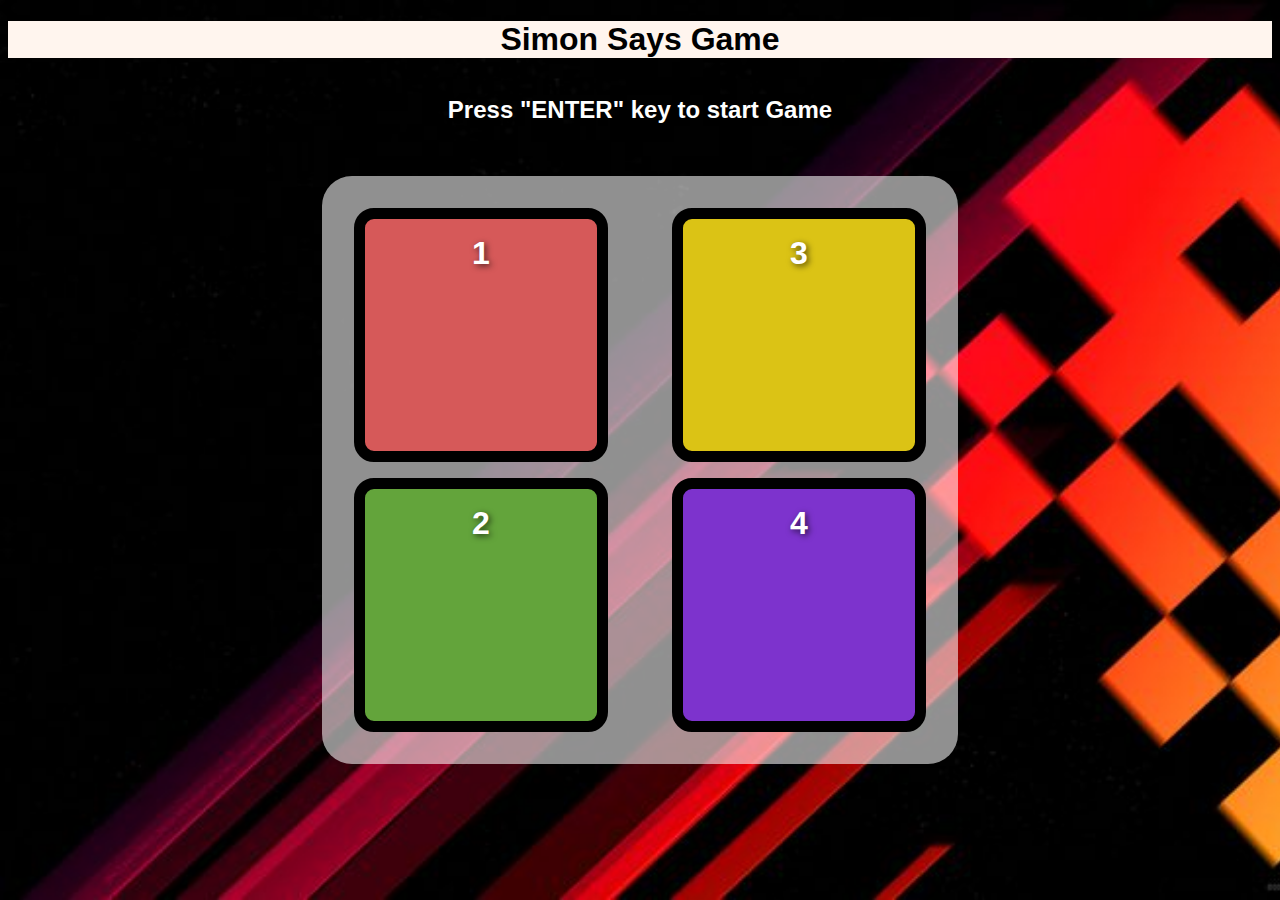
<file: SimoneGame/index.html>
<!DOCTYPE html>
<html lang="en">
<head>
    <meta charset="UTF-8">
    <meta name="viewport" content="width=device-width, initial-scale=1.0">
    <title>Simon Game</title>
    <link rel="stylesheet" href="style.css">
</head>
<body>
    <h1 >Simon Says Game</h1>
    <h2>Press <b>"ENTER"</b> key to start Game</h2>

    <div class="btn-container">

       <div class="line1"> 
        <div class="btn 1 red" id="red" type="button">1</div>
       <div class="btn 2 green" id="green" type="button">2</div>
    </div>
        <div class="line2">
        <div class="btn 3 yellow" id="yellow" type="button">3</div>
        <div class="btn 4 purple" id="purple" type="button">4</div>
        </div>
    </div>
    <script src="app.js"></script>
</body>
</html>
</file>
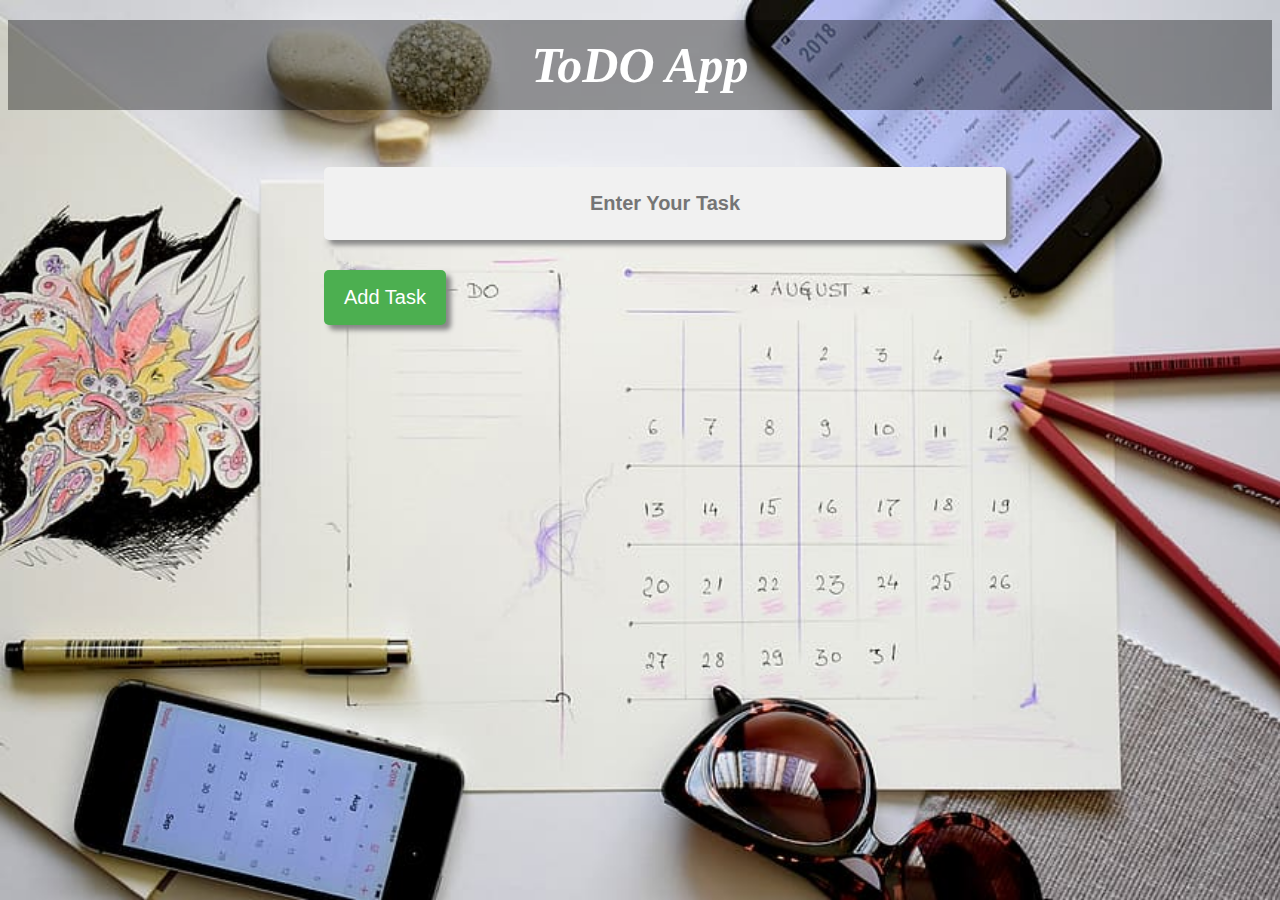
<file: toDoList/index.html>
<!DOCTYPE html>
<html lang="en">
<head>
    <meta charset="UTF-8">
    <meta name="viewport" content="width=device-width, initial-scale=1.0">
    <title>Js TodoList</title>
    <link rel="stylesheet" href="style.css">
</head>
<body >
    <h1>ToDO App</h1><br>
    <input type="text" placeholder="Enter Your Task" name="" id="">
    <button class="add">Add Task</button>
    <ul>
    </ul>
    <script src="app.js"></script>
</body>
</html>
</file>
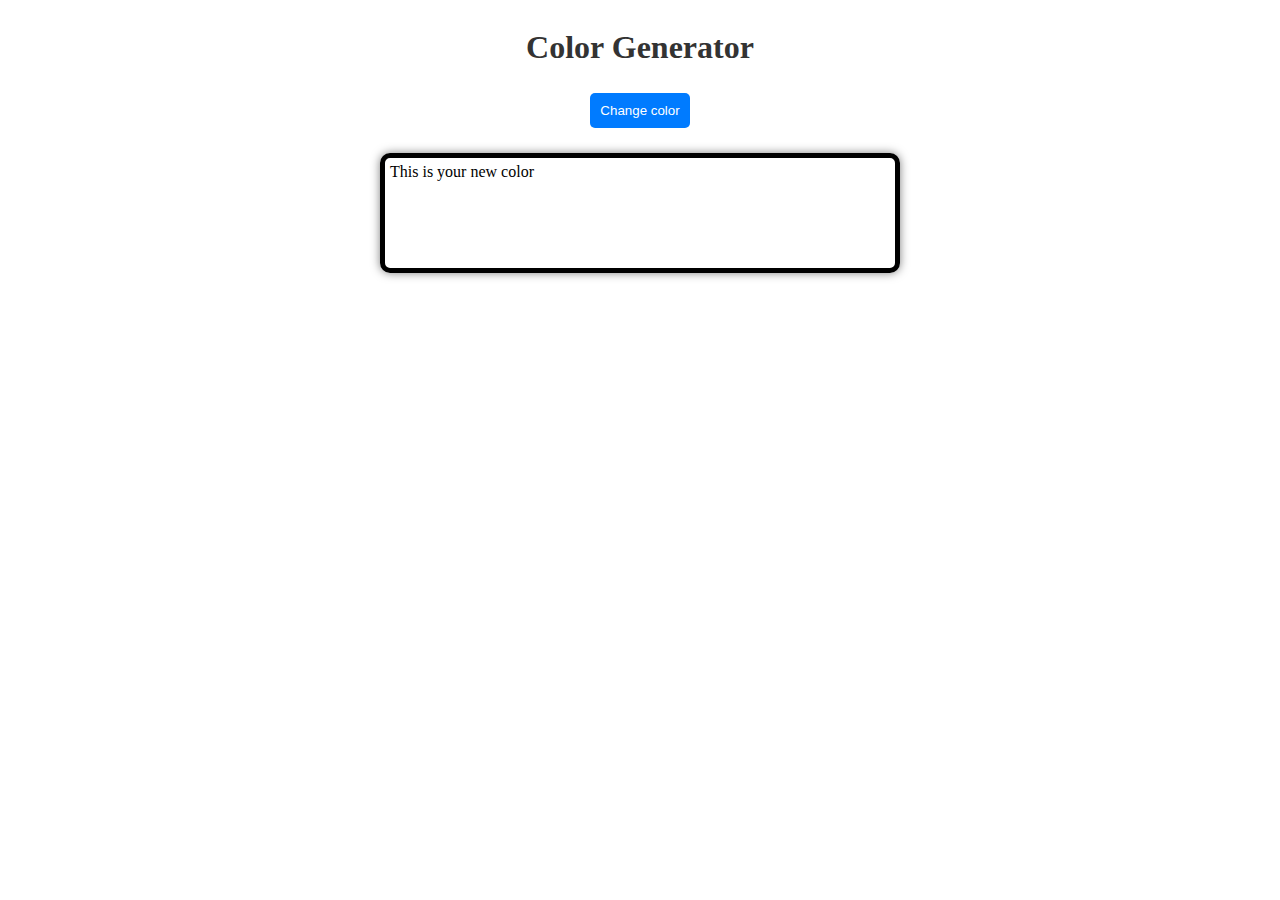
<file: colorGenerator/color.html>
<!DOCTYPE html>
<html lang="en">
<head>
    <meta charset="UTF-8">
    <meta name="viewport" content="width=device-width, initial-scale=1.0">
    <title>Color Generator</title>
    <link rel="stylesheet" href="styles.css">
</head>
<body>
    <h1>Color Generator</h1>
    <button>Change color</button>

    <div class="color-box">This is your new color</div>


    <script src="index.js"></script>
</body>
</html>
</file>
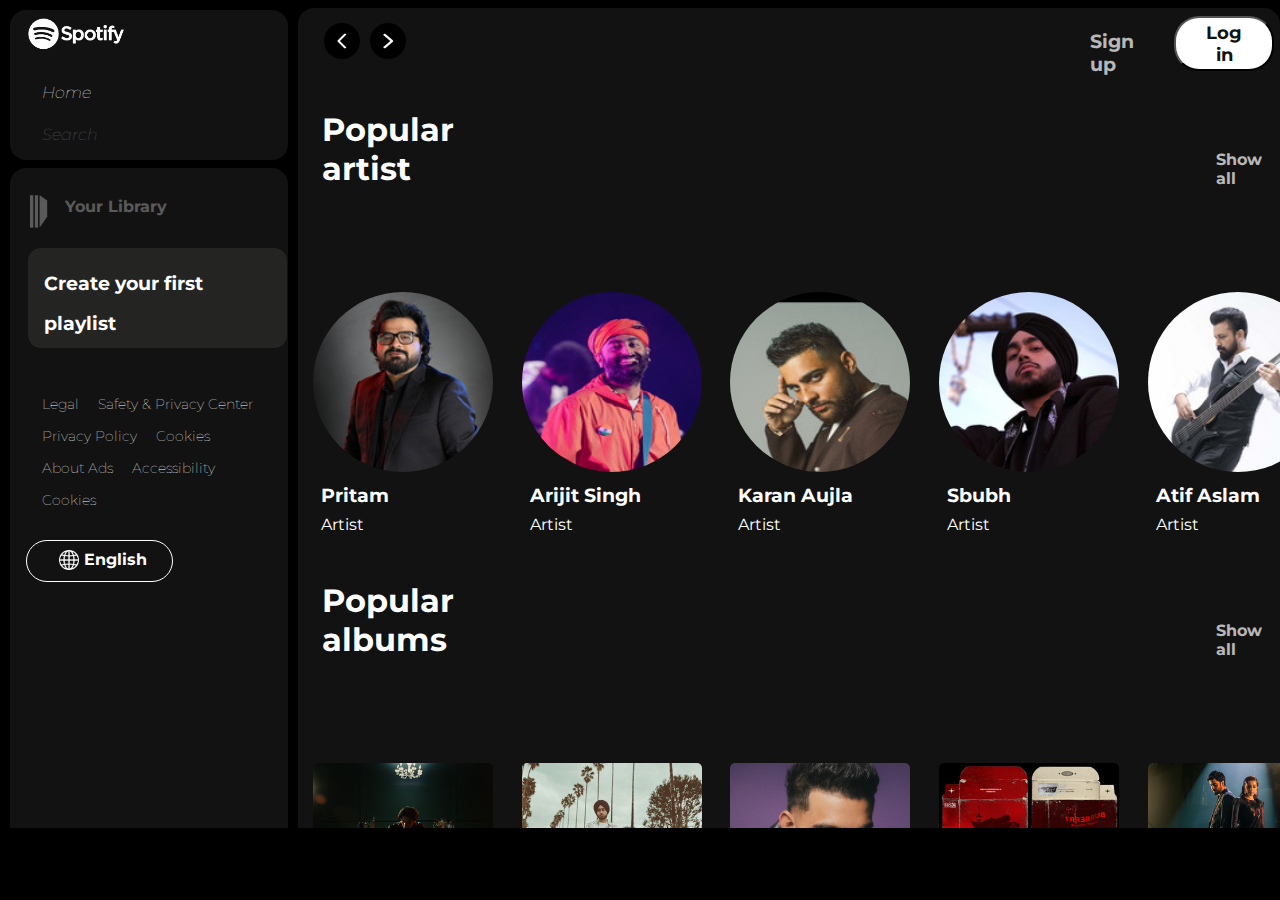
<file: Spotify Clone/spotifyclone.html>
<!DOCTYPE html>
<html lang="en">
<head>
    <link rel="preconnect" href="https://fonts.googleapis.com">
    <link rel="preconnect" href="https://fonts.gstatic.com" crossorigin>
    <link href="https://fonts.googleapis.com/css2?family=Montserrat:ital,wght@0,100..900;1,100..900&family=Poppins:ital,wght@0,100;0,200;0,300;0,400;0,500;0,600;0,700;0,800;0,900;1,100;1,200;1,300;1,400;1,500;1,600;1,700;1,800;1,900&family=Roboto:ital,wght@0,100;0,300;0,400;0,500;0,700;0,900;1,100;1,300;1,400;1,500;1,700;1,900&display=swap" rel="stylesheet">

    <link rel="stylesheet" href="https://cdnjs.cloudflare.com/ajax/libs/font-awesome/6.6.0/css/all.min.css" integrity="sha512-Kc323vGBEqzTmouAECnVceyQqyqdsSiqLQISBL29aUW4U/M7pSPA/gEUZQqv1cwx4OnYxTxve5UMg5GT6L4JJg==" crossorigin="anonymous" referrerpolicy="no-referrer" />

    <meta charset="UTF-8">
    <meta name="viewport" content="width=device-width, initial-scale=1.0">
    <title>Spotify - Web Player: Music for everyone</title>
    <link rel="icon" href="public/splogo.png">
    <link rel="stylesheet" href="style.css">

  
</head>
<body>
    <div class="main">
        <div class="sidebar">
            <div class="nav">
                <div class="navopt">
                    <img src="public/spotify.png" alt="spotify">
                         <div class="home" >   <i class="fa-solid fa-house"><a href="">Home</a></i> </div>
                        <div class="search"> <i class="fa-solid fa-magnifying-glass"> <a href="" >Search </a> </i></div>
                </div>
     </div>
            <div class="library">

                <div class="option">
                    <div class="box">
                        <img src="public/icon.png" alt=""> <a href="">Your Library</a>
                        <div class="icon"><i class="fa-solid fa-plus"></i></div>
                    </div>

                    <div class="lbox">
                        <div class="box1">
                        <h3>Create your first playlist</h3>
                        <p>It's easy, we'll help you</p>
                            <div class="playlist">
                            <a href="" >Create playlist</a>
                            </div>
                        </div>

                        <div class="box2">
                        <h3>Let's find come podcasts to follow</h3>
                        <p>We'll keep you updated on new episode</p>
                            <div class="cast">
                            <a href="" >Browse Podcasts</a>
                            </div>
                        </div>
                    </div>

                    <div class="final">

                        <div><a href="">Legal</a></div>
                        <div><a href="">Safety & Privacy Center</a></div>
                        <div><a href="">Privacy Policy</a></div>
                        <div><a href="">Cookies</a></div>
                        <div><a href="">About Ads</a></div>
                        <div><a href="">Accessibility</a></div>
                        <div><a href="" class="cookies">Cookies</a></div>
                    </div>

                    <div class="english">
                        <img src="public/web.png" alt="Web "class='web'>
                       <a href=""> English</a>
                    </div>


            </div>



        </div>     
</div>
        <div class="main-content">
                      <div class="stick">
                        <div class="sticky-nav">
                            <img src="public/larrow.png" alt="left arrow">
                            <img src="public/rarrow.png" alt="right arrow">
                            <a href="" class="signup">Sign up</a>
                            <button class="login">Log in</button>
                        </div>
                    </div>    

                        <div class="popart">
                            <h1>Popular artist</h1>
                            <p>Show all</p>
                        </div>
                        
                       
                     <div class="artist" >
                            <div class="pritam">
                            <img src="public/video.png" alt="" class="video icoo" style="height: 70px; width: 70px;">
                            <img src="public/paritam.jpg" alt="Pritam">
                            <h3>Pritam</h3>
                            <p>Artist</p>
                        </div>
                        <div class="arijit">
                          <img src="public/video.png" alt="" class="video icoo" style="height: 70px; width: 70px; ">
                            <img src="public/arijit singh.jpg" alt="Arijit Singh">
                            <h3>Arijit Singh</h3>
                            <p>Artist</p>
                        </div>
                        <div class="karan">
                            <img src="public/video.png" alt="" class="video icoo" style="height: 70px; width: 70px;">
                            <img src="public/karan.jpg" alt="Karan">
                            <h3>Karan Aujla</h3>
                            <p>Artist</p>
                        </div>
                        <div class="Sbubh">
                            <img src="public/video.png" alt="" class="video icoo" style="height: 70px; width: 70px;">
                            <img src="public/sbubh.jpg" alt="Sbubh">
                            <h3>Sbubh</h3>
                            <p>Artist</p>
            
                        </div>
                        <div class="Atif">
                            <img src="public/video.png" alt="" class="video icoo" style="height: 70px; width: 70px;">
                            <img src="public/atif aslam.jpg" alt="Atif Aslam">
                            <h3>Atif Aslam</h3>
                            <p>Artist</p>
                        </div>
                        <div class="diljit">
                            <img src="public/video.png" alt="" class="video icoo" style="height: 70px; width: 70px;">
                            <img src="public/dilgit.jpg" alt="diljit">
                            <h3>Diljit Dosanjh</h3>
                            <p>Artist</p>
                        </div>
                     </div>

                    <!---------- Popular Albums ---------->
                     
                 <div class="popalb">
                        <h1>Popular albums</h1>
                        <p>Show all</p>
                    </div>
                     <div class="album" >
                        <div class="rockstar">
                        <img src="public/video.png" alt="" class="video icoo" style="height: 70px; width: 70px;">
                        <img src="public/rockstar.jpg" alt="Pritam">
                        <h3>Rockstar...</h3>
                        <p>Umair</p>
                    </div>
                    <div class="still">
                        <img src="public/video.png" alt="" class="video icoo" style="height: 70px; width: 70px;">
                        <img src="public/Still Rolin.jpg" alt="Arijit Singh">
                        <h3>Still Rollin</h3>
                        <p>Shubu</p>
                    </div>
                    <div class="making">
                        <img src="public/video.png" alt="" class="video icoo" style="height: 70px; width: 70px;">
                        <img src="public/saving memories.jpg" alt="Karan">
                        <h3>Making Memories</h3>
                        <p>Artist</p>
                    </div>
                    <div class="moosetape">
                        <img src="public/video.png" alt="" class="video icoo" style="height: 70px; width: 70px;">
                        <img src="public/moosetape.jpg" alt="Sbubh">
                        <h3>Moosetape</h3>
                        <p>Sidhu Moose Wala</p>
        
                    </div>
                    <div class="Jhol">
                        <img src="public/video.png" alt="" class="video icoo" style="height: 70px; width: 70px;">
                        <img src="public/jhol.jpg" alt="Atif Aslam">
                        <h3>Jhol</h3>
                        <p>Maanu, Annural Khalid</p>
                    </div>
                    <div class="love">
                        <img src="public/video.png" alt="" class="video icoo" style="height: 70px; width: 70px;">
                        <img src="public/dilgit.jpg" alt="diljit">
                        <h3>Love Hotel</h3>
                        <p>leftovermax</p>
                    </div>
                 </div>

                 <!---------Popular Radiio-------->
                 <div class="popr">
                    <h1>Popular radio</h1>
                    <p>Show all</p>
                </div>
                 <div class="album1" >
                    <div class="arijitr">
                    <img src="public/video.png" alt="" class="video icoo" style="height: 70px; width: 70px;">
                    <img src="public/arjitr.PNG" alt="Pritam">
                    <h3>Arijit Singh Radio</h3>
                    <p>With Neha Kakkar, <br>Pritam,KK and more</p>
                </div>
                <div class="kaifir">
                    <img src="public/video.png" alt="" class="video icoo" style="height: 70px; width: 70px;">
                    <img src="public/kaifir.PNG" alt="Arijit Singh">
                    <h3>Kaifi Khalil Radio</h3>
                    <p>With Yashal Shahid, <br>Azaan Sami Khan,...</p>
                </div>
                <div class="nusratr">
                    <img src="public/video.png" alt="" class="video icoo" style="height: 70px; width: 70px; ">
                    <img src="public/nusratr.PNG" alt="Karan">
                    <h3>Nusrat Fateh Ali...</h3>
                    <p>With Abida Parveen, <br>Atta Ullah Khan...</p>
                </div>
                <div class="shubhr">
                    <img src="public/video.png" alt="" class="video icoo" style="height: 70px; width: 70px;">
                    <img src="public/shubhr.PNG" alt="diljit">
                    <h3>Shubh Radio</h3>
                    <p>With AP Dhillon, <br>Gurinder Gill,Tegi...</p>
                </div>
                <div class="talhar">
                    <img src="public/video.png" alt="" class="video icoo" style="height: 70px; width: 70px;">
                    <img src="public/talhar.PNG" alt="Sbubh">
                    <h3>Talha Anjum Radio</h3>
                    <p>With AP Dhillon, <br>Gurinder Gill, Tegi...</p>
    
                </div>
                <div class="sidhur">
                    <img src="public/video.png" alt="" class="video icoo" style="height: 70px; width: 70px;">
                    <img src="public/sidhur.PNG" alt="Atif Aslam">
                    <h3>Sidhu Moose Wala</h3>
                    <p>With Ammy Virk, <br>Amrit Maan,Karan</p>
                </div>
           </div>

           <!--------- Featured Chat -------->
           <div class="Feac">
            <h1>Featured Charts</h1>
            <p>Show all</p>
        </div>
         <div class="album2" >
            <div class="top1">
            <img src="public/video.png" alt="" class="video icoo" style="height: 70px; width: 70px;">
            <img src="public/top1.PNG" alt="Pritam">
            <h3>Top Songs-...</h3>
            <p>Your weekly update <br>of the most played</p>
        </div>
        <div class="top2">
            <img src="public/video.png" alt="" class="video icoo" style="height: 70px; width: 70px;">
            <img src="public/top2.PNG" alt="Arijit Singh">
            <h3>Top Songs-USA</h3>
            <p>Your Weekly update <br>of the most played...</p>
        </div>
        <div class="top3">
            <img src="public/video.png" alt="" class="video icoo" style="height: 70px; width: 70px;">
            <img src="public/top3.PNG" alt="Karan">
            <h3>Top 50-Global</h3>
            <p>Your daily update of <br>of the most played...</p>
        </div>
        <div class="top4">
            <img src="public/video.png" alt="" class="video icoo" style="height: 70px; width: 70px;">
            <img src="public/top4.PNG" alt="diljit">
            <h3>Top 50-USA</h3>
            <p>Your daily update of <br>the most played...</p>
        </div>
        <div class="top5">
            <img src="public/video.png" alt="" class="video icoo" style="height: 70px; width: 70px;">
            <img src="public/top5.PNG" alt="Sbubh">
            <h3>Viral 50-Global</h3>
            <p>your daily update of <br>the most viral track...</p>

        </div>
        <div class="top6">
            <img src="public/video.png" alt="" class="video icoo" style="height: 70px; width: 70px;">
            <img src="public/top6.PNG" alt="Atif Aslam">
            <h3>Viral 50-USA</h3>
            <p>Your daily update of <br>the most viral track...</p>
        </div>
   </div>

            <div class="other">
                <div><h3>Company</h3>
                    <div class="p">About</div>
                    <div class="p">Job</div>
                    <div class="p">For The Records</div>
                       
                </div>
                <div><h3>Communities</h3>
                    <div class="p">For Artists</div>
                    <div class="p">Developer</div>
                    <div class="p">Avertising</div>
                    <div class="p">Investor</div>
                    <div class="p">Vendors</div>
                    </div>
                <div><h3>Usefull Links</h3>
                    <div class="p">Support</div>
                    <div class="p">For Mobile App</div>
                    </div>
                <div><h3>Spotify Plans</h3>
                    <div class="p">Premium Individual</div>
                    <div class="p">Premium Duo</div>
                    <div class="p">Premium Family</div>
                    <div class="p">Premium Student</div>
                    <div class="p">Spotify Free</div>
                    </div>

                    <div class="Inst"><i class="fa-brands fa-instagram"></i> </div>
                   <div class="twit"><i class="fa-brands fa-twitter"></i></div>
                   <div class="face"><i class="fa-brands fa-facebook"></i> </div>  
            </div>

   <div class="hr">
        <hr>
   </div>

   <div class="fin">
    <p>© 2024 Spotify AB</p>
  
</div>


        </div>
        <div class="music-player">

           <div class="pic"></div>
           <div class="player">
                <div class="uper"></div>
                <div class="lower"></div>

           </div>
           <div class="control"></div>
        </div>
    </div>

    
</body>
</html>
</file>
<file: SimoneGame/style.css>
body{
    background-image: url(public/semon.jpg);
    background-size: cover;
    background-repeat: no-repeat;
    background-attachment: fixed;
    text-align: center;
    font-family: 'Gill Sans', 'Gill Sans MT', Calibri, 'Trebuchet MS', sans-serif;
}
h1{
    background-color: seashell;
    font-weight: bolder;
}
h2{
    color: white;
    padding: 1rem;
    margin-top: 1rem;
    font-weight: bolder;
}
.line1{
    margin-top: 1rem;
    border-top-left-radius: 30px;
    border-bottom-left-radius: 30px;
    background-color: rgba(255, 255, 255, 0.566);
    padding: 1rem;
}
.line2{
    background-color: rgba(255, 255, 255, 0.566);
    border-top-right-radius: 30px;
    border-bottom-right-radius: 30px;
    padding: 1rem;
    margin-top: 1rem;

}

.btn{
    padding: 1rem;
    color:white;
    font-size: 2rem;
    text-shadow: 2px 2px 6px rgba(0, 0, 0, 0.66);
    height: 200px;
    
    width: 200px;
    border-radius: 20px;
    cursor: pointer;
    border: .7rem solid black;
   margin: 1rem;
   font-weight: bold;
}
.btn:hover{
    box-shadow: 3px 3px 9px black;
}
.btn-container{
    display: flex;
    justify-content: center;
} 

.red{
background-color: rgb(214, 89, 89);
}
/* .red:hover{
    background-color: rgb(252, 77, 77);
    } */

.green{
    background-color: rgb(99, 164, 59);
}
/* .green:hover{
    background-color: rgb(128, 227, 66);
} */

.yellow{
    background-color: rgb(219, 195, 21);
}
/* .yellow:hover{
    background-color: rgb(255, 225, 0);
} */

.purple{
    background-color: rgb(125, 51, 205);
}
/* .purple:hover{
    background-color: rgb(136, 25, 255);
} */

.flash{
    background-color: white;
}
.userflash{
    background-color: orange;
}
</file>
<file: toDoList/style.css>
body{
    background-image: url(public/wallpaper.jpg);    
    background-size: cover;
    background-repeat: no-repeat;
    background-attachment: fixed;
}


h1{
display: block;
    text-align: center;
    font-size: 50px;
    margin-top: 20px;
    font-style: italic;
    background-color: rgba(0, 0, 0, 0.376);
    color: white;
    padding: 1rem;
    align-items: center;
    justify-content: center;
}
input[type="text"]{
    width: 50%;
    text-align: center;
    font-weight: 900;
    font-size: 20px;
    padding: 25px;
    margin: 5px 0 22px 0;
    margin-left: 25%;
    display: inline-block;
    border: none;
    background: #f1f1f1;
    border-radius: 5px;
    box-shadow: 5px 5px 5px #888888;
    

}
.add {
    background-color: #4CAF50;
    color: white;
    padding: 16px 20px;
    margin: 8px 0;
    border: none;
    cursor: pointer;
    font-size: 20px;
    margin-left: 25%;
    border-radius: 5px;
    box-shadow: 5px 5px 5px #888888;
}

ul{
    list-style-type: none;
    margin: 0;
    padding: 0;
    width: 50%;
    margin-left: 25%;
}
li{
    padding: 8px 8px 8px 25px;
    text-decoration: none;
    font-size: 2rem;
    font-weight: bold;
    text-align: center;
    color: white;
    background-color: rgba(0, 0, 0, 0.376);
    margin-bottom: 5px;
    border-radius: 5px;
    box-shadow: 5px 5px 5px #888888;
}
li:hover{
    background-color: #555;
    color: white;
}

.del{
    background-color: #f44336;
    color: white;
    margin: 8px 0;
    border: none;
    cursor: pointer;
    font-size: 20px;
    padding: 8px;
    margin-left: 2.5%;
    align-items: left;
    border-radius: 5px;
    box-shadow: 5px 5px 5px #888888;
}
</file>
<file: colorGenerator/styles.css>
body{
    display: flex;
    flex-direction: column;
    justify-content: center;
    align-items: center;
}
.color-box{
    width: 500px;
    height: 100px;
    display: block;
    margin: 5px;
    border: 5px solid black;
    padding: 5px;
    margin: 20px;
    border-radius: 10px;
    box-shadow: 0 0 10px rgba(0, 0, 0, 0.5);
}

button{
    margin: 5px;
    padding: 10px;
    border-radius: 5px;
    background-color: #007BFF;
    color: white;
    border: none;
    cursor: pointer;
}

h1{
    text-align: center;
    color: #333;
}

button:hover{
    box-shadow: black;
}
</file>
<file: Spotify Clone/style.css>
*{
    margin: 0px;
    padding: 0px;
    font-family: "Montserrat", sans-serif;
   
    color: white;
}
 body{
        background-color: black;
        width: 100%;
    }
body{
    overflow: hidden !important;
}
.main{
    display: flex;
    height: 100vh;
    width: 100%;
    overflow: auto;
   
}
.sidebar{
    overflow: hidden;
    width: 23%;
    border-radius: 1rem;
    margin: 2px;
}
.main-content{
    height: auto;
    margin-top: .5rem;
    background-color: #121212;
    flex: 1;
    border-radius: 1rem;
    overflow: auto;
   margin-bottom: 3rem;
    
}
.music-player{

    position: fixed;
    bottom: 0px;
    background-color: black;
    width: 100%;
    height: 72px;
}
   div .navopt a{
        text-decoration: none;
    }
  .nav{
        background-color: #121212;
        display: flex;
        flex-direction: column;
        justify-content: center;
        
        height: 150px;
        margin: 0.5rem  0.50rem;
        border-radius: 1rem;
    }
.navopt{
    line-height: 2.5rem;            
    margin-left:1rem ;

}
.navopt i{
font-size: 1.25rem;

}
.navopt a {
    
    font-size: 1rem;
    font-weight: lighter;
    margin-left: 1rem;
}

div.search{
    opacity: 0.3; 
    transition: 1s;
}
div.search:hover{
    opacity: 1; 
}
.navopt img{
    height: 2.50rem;
    width: auto;
}

.library
{
    background-color: #121212;             
        height: 100%;
        margin: 0.1rem  0.50rem;
        border-radius: 1rem;
        
}
.box{

    display: flex;
    flex-direction: row;
    align-items: end;
    opacity: .3;
    transition: 1s;
}
.box:hover
{
    opacity: 1;
}

.box img
{margin-top: 1.5rem;
    height:  2.50rem;
    width: auto;         

}


.option
{
    
    font-size: 1rem;
    font-weight: lighter;
    margin-left: 1rem;
    position: relative;
}
.box a{
    margin-top: 1.5rem;
    
    font-size: 1rem;
    font-weight: bold;
    margin: 1rem 1rem;
    text-decoration: none;
   
}

.box .icon{
    margin: 1rem 1rem;
    align-items: baseline;
    position: relative;
    left: 7rem;
   
    
}
.lbox
{
    height: 100px;
    width: auto;
    margin: 1rem .1rem;
    background-color: #121212;
    border-radius: .8rem;
    overflow: hidden;
}
.lbox:hover
{
    overflow: auto;
}

.lbox .box1
{
   
    height: 130px;
    background-color: rgb(36, 36, 35);
    width: auto;
    border-radius: .5rem;
    padding: 1rem;
    line-height: 40px;
}
.lbox .box1 p{
    font-weight: bolder;
    margin-bottom: 1rem;
}


.lbox .box1 a
{
  
    margin-top: 1rem;
    height: 100px;
    color: rgb(36, 36, 35);
    width: 75%;
    height: 25px;
    padding:10px 30px;
    border-radius: 1.5rem;
    text-decoration: none;
    background-color: white;
    font-weight: bold;
}

.lbox .box2
{
    margin-top:1rem; ;
    height: 300px;
    background-color: rgb(36, 36, 35);
    width: auto;
    border-radius: .5rem;
    padding: 1rem 1.5rem;
    line-height: 40px;
}

.lbox .box2
{
   
    height: 170px;
    background-color: rgb(36, 36, 35);
    width: auto;
    border-radius: .5rem;
    padding: 1rem;
    line-height: 25px;
}
.lbox .box2 p{
    font-weight: bolder;
    margin-bottom: 1rem;
    margin-top: 1rem;
}

.lbox .box2 a
{
  
    margin-top: 1rem;
    height: 100px;
    color: rgb(36, 36, 35);
    width: 75%;
    height: 25px;
    padding:10px 30px;
    border-radius: 1.5rem;
    text-decoration: none;
    background-color: white;
    font-weight: bold;
}

div.final{
    padding: 1.5rem 1rem 1.5rem 1rem;
    display: flex;
    flex-wrap: wrap;
    justify-content: start;
    line-height: 2rem;
}

div.final a{
    font-size: 14px;
    
    text-decoration: none;
    padding-right: 1.2rem;
}
.final .cookies:hover
{
    text-decoration: underline;
}

div .english
{
    
    height: 40px;
    width: 145px;
    border: 1.5px solid white;
    border-radius: 25px;
    font-weight: 700;
}
.english:hover
{
    font-weight: 850;
    border: 2.5px solid white;
}

.english img{
    height: 20px;
    width: 20px;
    margin-top: .25rem;
    margin-left: 1rem;
}
.english a{            
    text-decoration: none;
    text-align: center;
    margin:1rem;
}
.english .web
{
    position: relative;
    left: 1rem;
    top: .3rem;
}
.stick{
    position: sticky;
}
.sticky-nav{ 
    height: 70px;
    width: auto;
    background-color: #121212;
    position: relative;
    padding: 0px 16px;
    display: flex;
    
}
.sticky-nav img{
    margin-top: 15px;
    margin-left: 10px;
    padding: 10px 10px;
    height: 16px;
    width: 16px;
    background-color: black;
    border-radius:50%;
}
 .sticky-nav .signup
{
    width: auto;
    margin-top: 22px;
    margin-left: 72%;
    margin-bottom: 17px;
    margin-right: 30px;
    text-decoration: none;
    font-weight: bolder;
    font-size: 19px;
    opacity: 0.7;
}
.sticky-nav .signup:hover
{
    opacity: 1;
}
.sticky-nav .login
{
    height: auto;
    width: auto;
    margin-top: 8px;
    margin-bottom: 8px;
    margin-bottom: 7px;
    margin-left: 10px;
    background-color: White;
    color: #121212;
    font-weight: bolder;
    font-size: 18px;
    padding: 0px 30px;
    border-radius: 25px;
    cursor: pointer;
}
.sticky-nav .login:hover
{
    font-size: 20px;
    transform: scale(2px);
}


div .popart
{
display: flex;
color: white;
margin: 2rem .5rem 1rem 1.5rem;
align-items: end;

}
.popart h1:hover{
text-decoration: underline;
}

.popart p{
margin-left: 75%;  
font-weight: bolder;
opacity: .7;
}
.popart p:hover{
text-decoration: underline;
}

.artist
{
display: flex;
justify-content: space-around;
}
.artist img
{
height: 180px;
width: 180px;
border-radius: 50%;
}
.artist h3
{
margin: .5rem;
}
.artist p {
margin-left: .5rem;
}
.video
{
position:relative;
top: 10rem;  
left: 6.5rem;  
transition: 0.5s;
opacity: 0;
}
.video:hover
{
opacity: 1;
}


/*-------popular artist hover effect----*/
.pritam{
transition: 0.5rem;
padding: .9rem;
}
.pritam:hover
{ 
background-color: #292828;
border-radius: 15px;
}
.arijit
{
transition: 0.5rem;
padding: .9rem;
}
.arijit:hover
{ 
background-color: #292828;
border-radius: 15px;
}
.karan{
transition: 0.5rem;
padding: .9rem;
}
.karan:hover
{
background-color: #292828;
border-radius: 15px;
}
.Sbubh{
transition: 0.5rem;
padding: .9rem;
}
.Sbubh:hover
{
background-color: #292828;
border-radius: 15px;
}
.Atif
{
transition: 0.5rem;
padding: .9rem;
}
.Atif:hover
{
background-color: #292828;
border-radius: 15px;
}
.diljit
{
transition: 0.5rem;
padding: .9rem;
}
.diljit:hover{
background-color: #292828;
border-radius: 15px;
}



/*-------Popular Album----*/

.album{
margin-top: 1rem;
display: flex;
justify-content: space-around;
}
.album img
{
height: 180px;
width: 180px;
border-radius: 5px;
}
.album h3
{
margin: .5rem;
}
.album p {
margin-left: .5rem;
}
/*-----------------------------*/
.album1{
margin-top: 1rem;
display: flex;
justify-content: space-around;
}
.album1 img
{
height: 180px;
width: 180px;
border-radius: 5px;
}
.album1 h3
{
margin: .5rem;
}
.album1 p {
margin-left: .5rem;
}
/*-----------------------------*/
.album2{
margin-top: 1rem;
display: flex;
justify-content: space-around;
}
.album2 img
{
height: 180px;
width: 180px;
border-radius: 5px;
}
.album2 h3
{
margin: .5rem;
}
.album2 p {
margin-left: .5rem;
}


/*-------Popular Album Hover----*/
.rockstar{
transition: 0.5rem;
padding: .9rem;
}
.rockstar:hover
{ 
background-color: #292828;
border-radius: 15px;
}
.still
{
transition: 0.5rem;
padding: .9rem;
}
.still:hover
{ 
background-color: #292828;
border-radius: 15px;
}
.making{
transition: 0.5rem;
padding: .9rem;
}
.making:hover
{
background-color: #292828;
border-radius: 15px;
}
.moosetape{
transition: 0.5rem;
padding: .9rem;
}
.moosetape:hover
{
background-color: #292828;
border-radius: 15px;
}
.Jhol
{
transition: 0.5rem;
padding: .9rem;
}
.Jhol:hover
{
background-color: #292828;
border-radius: 15px;
}
.love
{
transition: 0.5rem;
padding: .9rem;
}
.love:hover{
background-color: #292828;
border-radius: 15px;
}


.popalb
{
display: flex;
color: white;
margin: 2rem .5rem 1rem 1.5rem;
align-items: end;

}
.popalb h1:hover{
text-decoration: underline;
}
.popalb p{
margin-left: 72%;  
font-weight: bolder;
opacity: .7;
}
.popalb p:hover{
text-decoration: underline;
}

/*----------- Popular Radio  ----------*/
.popr {
margin-top: 1rem;
display: flex;
justify-content: space-around;
}
.popr img
{
height: 180px;
width: 180px;
border-radius: 5px;
}
.popr h3
{
margin: .5rem;
}
.popr p {
margin-left: .5rem;
}
/*----------- Popular Radio Hover  ----------*/
.arijitr{
transition: 0.5rem;
padding: .9rem;
}
.arijitr:hover
{ 
background-color: #292828;
border-radius: 15px;
}
.kaifir
{
transition: 0.5rem;
padding: .9rem;
}
.kaifir:hover
{ 
background-color: #292828;
border-radius: 15px;
}
.nusratr{
transition: 0.5rem;
padding: .9rem;
}
.nusratr:hover
{
background-color: #292828;
border-radius: 15px;
}
.shubhr{
transition: 0.5rem;
padding: .9rem;
}
.shubhr:hover
{
background-color: #292828;
border-radius: 15px;
}
.talhar
{
transition: 0.5rem;
padding: .9rem;
}
.talhar:hover
{
background-color: #292828;
border-radius: 15px;
}
.sidhur
{
transition: 0.5rem;
padding: .9rem;
}
.sidhur:hover{
background-color: #292828;
border-radius: 15px;
}
.popr
{
display: flex;
color: white;
margin: 2rem .5rem 1rem 1.5rem;
align-items: end;

}
.popr h1:hover{
text-decoration: underline;
}
.popr p{
margin-left: 72%;  
font-weight: bolder;
opacity: .7;
}
.popr p:hover{
text-decoration: underline;
}

/*----------- Featured Charts  ----------*/
.Feac {
margin-top: 1rem;
display: flex;
justify-content: space-around;
}
.Feac img
{
height: 180px;
width: 180px;
border-radius: 5px;
}
.Feac h3
{
margin: .5rem;
}
.Feac p {
margin-left: .5rem;
}
/*----------- Popular Radio Hover  ----------*/
.top1{
transition: 0.5rem;
padding: .9rem;
}
.top1:hover
{ 
background-color: #292828;
border-radius: 15px;
}
.top2
{
transition: 0.5rem;
padding: .9rem;
}
.top2:hover
{ 
background-color: #292828;
border-radius: 15px;
}
.top3{
transition: 0.5rem;
padding: .9rem;
}
.top3:hover
{
background-color: #292828;
border-radius: 15px;
}
.top4{
transition: 0.5rem;
padding: .9rem;
}
.top4:hover
{
background-color: #292828;
border-radius: 15px;
}
.top5
{
transition: 0.5rem;
padding: .9rem;
}
.top5:hover
{
background-color: #292828;
border-radius: 15px;
}
.top6
{
transition: 0.5rem;
padding: .9rem;
}
.top6:hover{
background-color: #292828;
border-radius: 15px;
}
.Feac
{
display: flex;
color: white;
margin: 2rem .5rem 1rem 1.5rem;
align-items: end;

}
.Feac h1:hover{
text-decoration: underline;
}
.Feac p{
margin-left: 72%;  
font-weight: bolder;
opacity: .7;
}
.Feac p:hover{
text-decoration: underline;
}

/*-------HR line -----*/
.hr{
margin-top: 5rem;
margin-left: 4rem;
height: 3rem;
width: 90%;

}
hr{
font-weight: lighter;
font-size: 10px;
font-weight: 10px;
opacity: .5;
}
.other{
height: 170px;
width: 100%;
background-color: #121212;
display: flex;
flex-direction: row;
padding: 4rem 0rem 0rem .25rem;
}
.other h3{
margin-left: 4rem;
}
.other .p{
margin-left: 4rem;
line-height: 1rem;
padding-top: 1rem;
font-size: 20px;
cursor: pointer;
opacity: .7;

}
.other .p:hover{
opacity: 1;
text-decoration: underline;
}

div.Inst
{
margin: 0rem 1.5rem 0rem 7rem ;
height: 40px;
width:  40px;
background-color: rgb(77, 76, 75);
position: relative;
border-radius: 50%;
}
div.Inst:hover
{
background-color: rgb(138, 138, 127);
}

div.Inst i {
position: absolute;
font-size: 1.5rem;
text-align: center;
left: .52rem;
top: .45rem;

}

div.twit
{
height: 40px;
width:  40px;
background-color: rgb(77, 76, 75);
position: relative;
border-radius: 50%;
}
div.twit i {
position: absolute;
font-size: 1.5rem;
text-align: center;
left: .52rem;
top: .45rem;

}
div.twit:hover
{
background-color: rgb(138, 138, 127);
}


div.face
{   margin: 0rem 1.5rem;
height: 40px;
width:  40px;
background-color: rgb(77, 76, 75);
position: relative;
border-radius: 50%;
}
div.face:hover
{
background-color: rgb(138, 138, 127);
}
div.face i {
position: absolute;
font-size: 1.5rem;
text-align: center;
left: .52rem;
top: .45rem;

}

div .fin {
margin-top: 1rem;
margin-left: 70px;
height: 100px;
width: 100%;
background-color: #121212;
}

div .fin p{
font-size: 18px;
color: rgb(172, 169, 169);
}
/***********************************/
div.music-player{
display: flex;
}
.music-player .pic
{
width: 25%;
}

.music-player .player
{
width: 50%;
}
.music-player .control
{
width: 25%;
}
</file>
